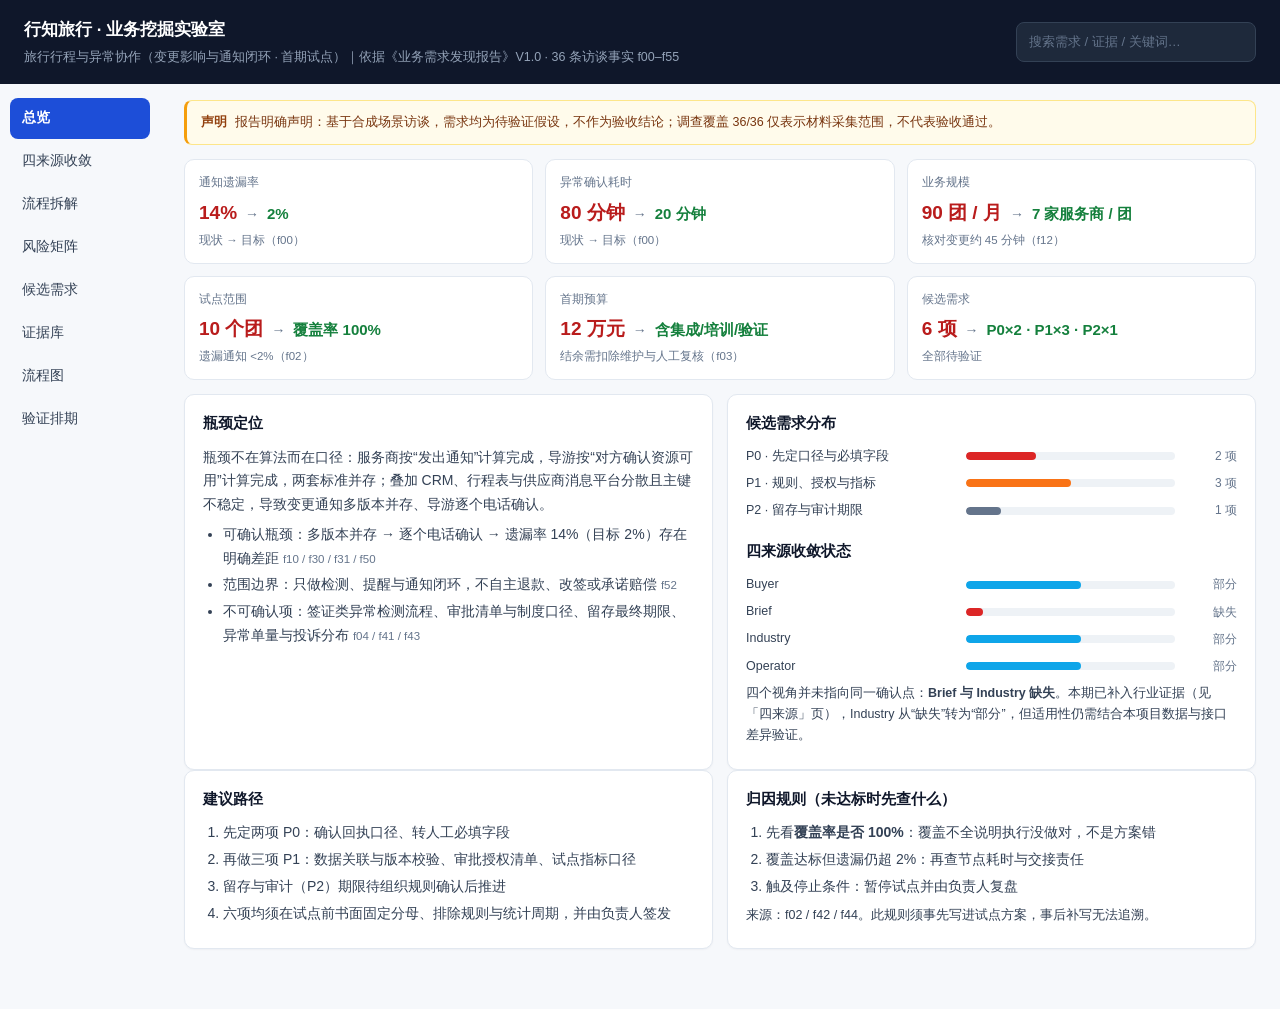
<file: xingzhi-travel/mining-lab/index.html>
<!DOCTYPE html>
<html lang="zh-CN">
<head>
<meta charset="utf-8" />
<meta name="viewport" content="width=device-width, initial-scale=1" />
<title>行知旅行 · 业务挖掘实验室</title>
<style>
  :root{
    --ink:#0f172a; --body:#334155; --muted:#64748b; --line:#e2e8f0; --bg:#f6f8fb;
    --accent:#1d4ed8; --card:#ffffff;
  }
  *{box-sizing:border-box}
  body{margin:0;background:var(--bg);color:var(--body);
    font-family:"Microsoft YaHei","PingFang SC","Hiragino Sans GB","Segoe UI",sans-serif;
    font-size:14px;line-height:1.7}
  header{background:#0f172a;color:#fff;padding:16px 24px;display:flex;align-items:center;gap:16px;flex-wrap:wrap}
  header .title{font-size:17px;font-weight:700;color:#fff}
  header .sub{font-size:12.5px;color:#94a3b8;margin-top:2px}
  header .sp{flex:1}
  #q{width:240px;padding:8px 12px;border:1px solid #334155;border-radius:8px;background:#1e293b;color:#e2e8f0;font:inherit;font-size:13px}
  #q::placeholder{color:#64748b}
  .layout{display:flex;align-items:flex-start;gap:0}
  nav{width:160px;flex:0 0 160px;position:sticky;top:0;padding:14px 10px}
  .nav-item{display:block;width:100%;text-align:left;border:0;background:transparent;color:var(--body);
    font:inherit;font-size:13.5px;padding:9px 12px;border-radius:8px;cursor:pointer;margin-bottom:2px}
  .nav-item:hover{background:#e8edf5}
  .nav-item.on{background:#1d4ed8;color:#fff;font-weight:600}
  main{flex:1;padding:16px 24px 60px;min-width:0}
  .card{background:var(--card);border:1px solid var(--line);border-radius:10px;padding:16px 18px;margin-bottom:14px;
    box-shadow:0 1px 2px rgba(15,23,42,.04)}
  .card h3{margin:0 0 10px;font-size:14.5px;color:var(--ink);font-weight:700}
  .card-head{display:flex;align-items:flex-start;gap:10px;margin-bottom:10px}
  .card-head h3{flex:1;margin:0}
  .banner{background:#fffbeb;border:1px solid #fde68a;border-left:3px solid #f59e0b;border-radius:8px;
    padding:11px 14px;margin-bottom:14px;font-size:12.5px;color:#78350f}
  .banner b{color:#92400e;margin-right:8px}
  .kpis{display:grid;grid-template-columns:repeat(3,1fr);gap:12px;margin-bottom:14px}
  .kpi{background:#fff;border:1px solid var(--line);border-radius:10px;padding:12px 14px}
  .kpi .k{font-size:12px;color:var(--muted)}
  .kpi .vrow{display:flex;align-items:baseline;gap:8px;margin:4px 0 2px}
  .kpi .now{font-size:19px;font-weight:700;color:#b91c1c}
  .kpi .arw{color:var(--muted)}
  .kpi .tgt{font-size:15px;font-weight:700;color:#15803d}
  .kpi .hint{font-size:11.5px;color:var(--muted)}
  .grid2{display:grid;grid-template-columns:1fr 1fr;gap:14px}
  .grid2>.card{margin-bottom:0}
  .p{margin:6px 0}
  .small{font-size:12.5px}
  .muted{color:var(--muted)}
  .ul,.ol{margin:6px 0;padding-left:20px}
  .ul li,.ol li{margin:3px 0}
  .src{font-size:11.5px;color:var(--muted)}
  .fail{color:#b91c1c}
  table.tbl{width:100%;border-collapse:collapse;font-size:12.5px}
  table.tbl th,table.tbl td{border:1px solid var(--line);padding:7px 9px;text-align:left;vertical-align:top}
  table.tbl th{background:#f1f5f9;color:var(--ink);font-weight:700}
  table.kv td,table.kv th{border-color:#eef2f6}
  .mono{font-family:ui-monospace,Consolas,Menlo,monospace}
  .tag{display:inline-block;font-size:11.5px;padding:1px 8px;border-radius:999px;border:1px solid transparent;white-space:nowrap}
  .tag.bad{background:#fee2e2;color:#b91c1c;border-color:#fecaca}
  .tag.warn{background:#ffedd5;color:#c2410c;border-color:#fed7aa}
  .tag.grey{background:#f1f5f9;color:#475569;border-color:#e2e8f0}
  .tag.go{background:#dcfce7;color:#15803d;border-color:#bbf7d0}
  .tag.hold{background:#fef9c3;color:#a16207;border-color:#fef08a}
  .tag.no{background:#fee2e2;color:#b91c1c;border-color:#fecaca}
  .tag.t-exec{background:#f1f5f9;color:#475569;border-color:#e2e8f0}
  .tag.t-decision{background:#ffedd5;color:#c2410c;border-color:#fed7aa}
  .tag.t-wait{background:#e0f2fe;color:#0369a1;border-color:#bae6fd}
  .tag.t-manual{background:#fee2e2;color:#b91c1c;border-color:#fecaca}
  .tag.t-engine{background:#dbeafe;color:#1d4ed8;border-color:#bfdbfe}
  .tag.t-intake{background:#ede9fe;color:#6d28d9;border-color:#ddd6fe}
  .tagline{display:flex;gap:8px;flex-wrap:wrap;align-items:center;margin:8px 0}
  .chip{display:inline-block;font:inherit;font-size:11.5px;padding:2px 9px;border-radius:999px;
    border:1px solid var(--line);background:#fff;color:var(--body);cursor:pointer;margin:2px 4px 2px 0}
  .chip:hover{background:#f1f5f9}
  .chip.on{background:#1d4ed8;color:#fff;border-color:#1d4ed8}
  .chip.ref{font-family:ui-monospace,Consolas,monospace;border-color:#bfdbfe;color:#1d4ed8;background:#eff6ff}
  .btn{display:inline-block;font:inherit;font-size:12.5px;padding:6px 12px;border:1px solid var(--line);
    border-radius:8px;background:#fff;color:var(--body);cursor:pointer;text-decoration:none}
  .btn:hover{background:#f1f5f9}
  .bars{margin-top:6px}
  .bar-row{display:flex;align-items:center;gap:10px;margin:6px 0}
  .bar-name{width:210px;font-size:12.5px;color:var(--body)}
  .bar-track{flex:1;height:8px;background:#eef2f6;border-radius:999px;overflow:hidden}
  .bar-fill{height:100%;border-radius:999px}
  .bar-val{width:52px;text-align:right;font-size:12px;color:var(--muted)}
  .meta-row{display:flex;gap:10px;font-size:12.5px;margin:5px 0}
  .meta-row>span:first-child{width:88px;flex:0 0 88px;color:var(--muted)}
  .gaps{margin-top:10px;padding-top:8px;border-top:1px dashed var(--line);font-size:12.5px}
  .ev-grid{display:grid;grid-template-columns:repeat(3,1fr);gap:12px}
  .ev{background:#fff;border:1px solid var(--line);border-radius:10px;padding:11px 13px}
  .ev.hl{border-color:#1d4ed8;box-shadow:0 0 0 3px rgba(29,78,216,.12)}
  .ev-top{display:flex;justify-content:space-between;align-items:center;margin-bottom:6px}
  .ev-text{font-size:12.5px;color:var(--body)}
  .ev-role{font-size:11.5px;color:var(--muted);margin-top:6px}
  .group{font-size:13.5px;color:var(--ink);margin:16px 0 8px;font-weight:700}
  table.matrix label{display:flex;align-items:center;gap:6px;font-size:11.5px;margin:2px 0}
  table.matrix input[type=range]{width:78px}
  table.matrix output{width:10px;color:var(--muted)}
  .score-wrap{display:flex;align-items:center;gap:6px}
  .score-bar{flex:1;height:8px;background:#eef2f6;border-radius:999px;overflow:hidden}
  .score-fill{height:100%}
  .score-fill.go{background:#22c55e}.score-fill.hold{background:#eab308}.score-fill.no{background:#ef4444}
  iframe{width:100%;height:640px;border:1px solid var(--line);border-radius:8px;background:#fff}
  @media (max-width:1180px){.kpis{grid-template-columns:repeat(2,1fr)}.grid2{grid-template-columns:1fr}.ev-grid{grid-template-columns:repeat(2,1fr)}}
  @media print{nav{display:none}body{background:#fff}}
</style>
</head>
<body>
<header>
  <div>
    <div class="title">行知旅行 · 业务挖掘实验室</div>
    <div class="sub">旅行行程与异常协作（变更影响与通知闭环 · 首期试点）｜依据《业务需求发现报告》V1.0 · 36 条访谈事实 f00–f55</div>
  </div>
  <span class="sp"></span>
  <input id="q" type="search" placeholder="搜索需求 / 证据 / 关键词…" />
</header>

<div class="layout">
  <nav id="nav"></nav>
  <main id="app"></main>
</div>

<script src="lab-data.js"></script>
<script src="../flowcharts/as-is-flow.data.js"></script>
<script src="../flowcharts/to-be-flow.data.js"></script>
<script src="lab-app.js"></script>
</body>
</html>
</file>
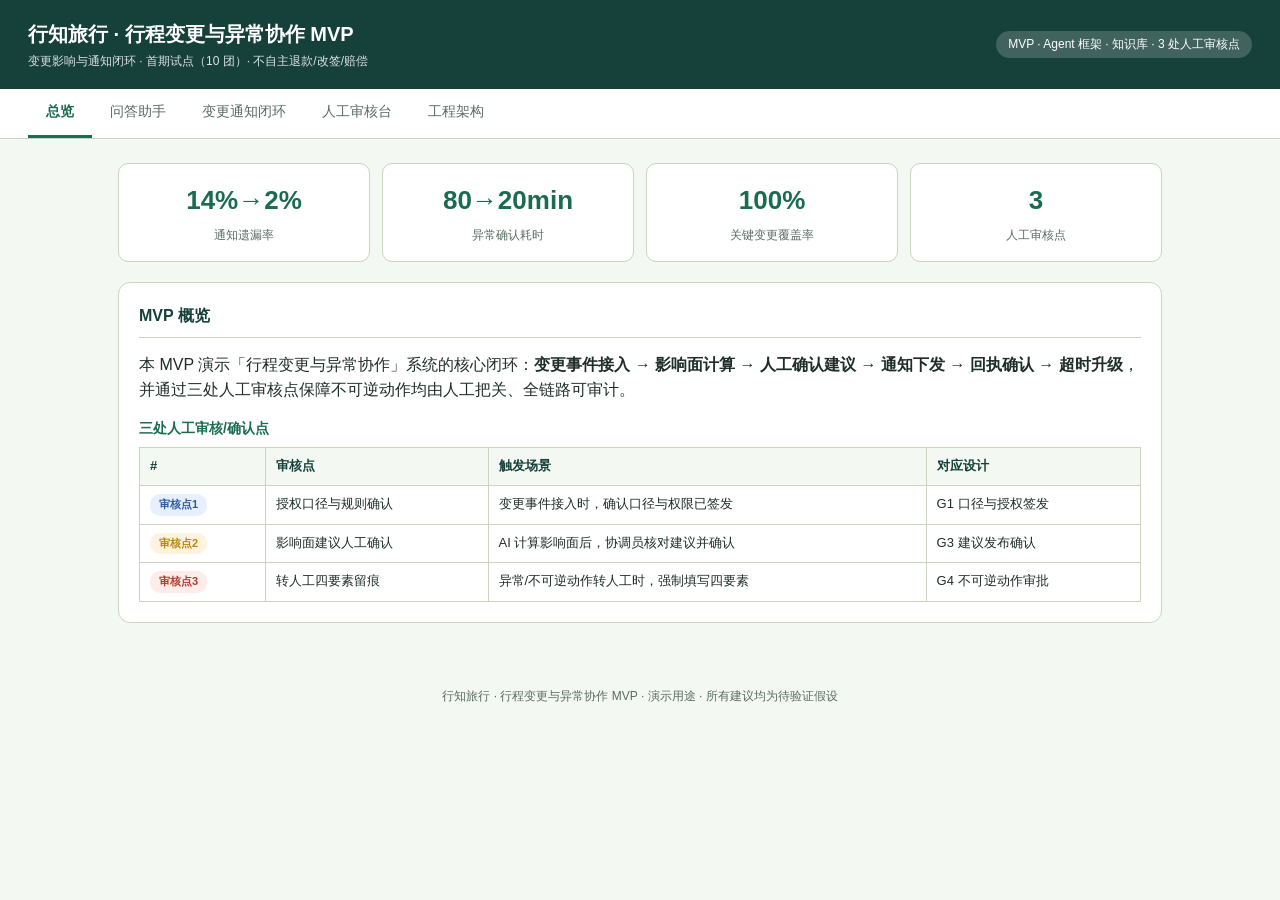
<file: 资料/11-MVP系统/index.html>
<!DOCTYPE html>
<html lang="zh-CN">
<head>
<meta charset="UTF-8">
<meta name="viewport" content="width=device-width, initial-scale=1.0">
<title>行知旅行 · 行程变更与异常协作 MVP</title>
<style>
:root{
  --primary:#1a6b52; --primary-dark:#16403a; --bg:#f4f8f3;
  --card:#fff; --text:#1f2d27; --muted:#5a6b63; --border:#cbd4bf;
  --warn:#b8860b; --danger:#b03a2e; --ok:#1a6b52;
}
*{box-sizing:border-box;margin:0;padding:0}
body{font-family:"Microsoft YaHei","PingFang SC",sans-serif;background:var(--bg);color:var(--text);line-height:1.6}
header{background:var(--primary-dark);color:#fff;padding:18px 28px;display:flex;justify-content:space-between;align-items:center;flex-wrap:wrap;gap:12px}
header h1{font-size:20px;font-weight:700}
header .sub{font-size:12px;opacity:.85;margin-top:2px}
.badge{background:rgba(255,255,255,.18);padding:4px 12px;border-radius:14px;font-size:12px}
nav{background:var(--card);border-bottom:1px solid var(--border);display:flex;flex-wrap:wrap;padding:0 28px}
nav button{border:none;background:none;padding:14px 18px;font-size:14px;cursor:pointer;color:var(--muted);border-bottom:3px solid transparent;font-family:inherit}
nav button.active{color:var(--primary);border-bottom-color:var(--primary);font-weight:700}
main{padding:24px 28px;max-width:1100px;margin:0 auto}
.panel{background:var(--card);border:1px solid var(--border);border-radius:12px;padding:20px;margin-bottom:20px}
.panel h2{font-size:16px;color:var(--primary-dark);margin-bottom:14px;padding-bottom:8px;border-bottom:1px solid var(--border)}
.panel h3{font-size:14px;color:var(--primary);margin:14px 0 8px}
.tab-content{display:none}
.tab-content.active{display:block}
.grid{display:grid;gap:14px}
.grid-2{grid-template-columns:repeat(auto-fit,minmax(320px,1fr))}
.kpi{display:grid;grid-template-columns:repeat(auto-fit,minmax(150px,1fr));gap:12px;margin-bottom:20px}
.kpi .box{background:var(--card);border:1px solid var(--border);border-radius:10px;padding:16px;text-align:center}
.kpi .num{font-size:26px;font-weight:800;color:var(--primary)}
.kpi .lbl{font-size:12px;color:var(--muted);margin-top:4px}
input,select,textarea{width:100%;padding:9px 12px;border:1px solid var(--border);border-radius:8px;font-size:14px;font-family:inherit;margin-bottom:10px}
input:focus,select:focus,textarea:focus{outline:none;border-color:var(--primary)}
button.btn{background:var(--primary);color:#fff;border:none;padding:10px 20px;border-radius:8px;font-size:14px;cursor:pointer;font-family:inherit}
button.btn:hover{background:var(--primary-dark)}
button.btn.secondary{background:#fff;color:var(--primary);border:1px solid var(--primary)}
button.btn.danger{background:var(--danger)}
button.btn:disabled{opacity:.5;cursor:not-allowed}
table{width:100%;border-collapse:collapse;font-size:13px}
th,td{border:1px solid var(--border);padding:8px 10px;text-align:left;vertical-align:top}
th{background:var(--bg);font-weight:700;color:var(--primary-dark)}
.tag{display:inline-block;padding:2px 9px;border-radius:10px;font-size:11px;font-weight:700}
.tag.g1{background:#e8f0ff;color:#2c5aa0}
.tag.g3{background:#fff3e0;color:#b8860b}
.tag.g4{background:#fdecea;color:#b03a2e}
.tag.ok{background:#e6f4ea;color:var(--ok)}
.tag.warn{background:#fff8e1;color:var(--warn)}
.chat-box{height:320px;overflow-y:auto;border:1px solid var(--border);border-radius:8px;padding:12px;margin-bottom:10px;background:#fbfdfb}
.msg{margin-bottom:10px;max-width:85%}
.msg.user{margin-left:auto;text-align:right}
.msg .bubble{display:inline-block;padding:9px 14px;border-radius:12px;font-size:14px;text-align:left}
.msg.user .bubble{background:var(--primary);color:#fff}
.msg.ai .bubble{background:#eef3ee;color:var(--text)}
.msg .src{font-size:11px;color:var(--muted);margin-top:2px}
.audit-step{background:var(--bg);border-left:4px solid var(--primary);padding:12px 14px;border-radius:6px;margin-bottom:12px}
.audit-step h4{font-size:13px;color:var(--primary-dark);margin-bottom:6px}
.hint{font-size:12px;color:var(--muted);font-style:italic}
.arch-layer{border:1px solid var(--border);border-radius:8px;padding:12px;margin-bottom:8px;background:#fbfdfb}
.arch-layer b{color:var(--primary-dark)}
footer{text-align:center;padding:20px;color:var(--muted);font-size:12px}
</style>
</head>
<body>
<header>
  <div>
    <h1>行知旅行 · 行程变更与异常协作 MVP</h1>
    <div class="sub">变更影响与通知闭环 · 首期试点（10 团）· 不自主退款/改签/赔偿</div>
  </div>
  <span class="badge">MVP · Agent 框架 · 知识库 · 3 处人工审核点</span>
</header>

<nav>
  <button class="active" data-tab="overview">总览</button>
  <button data-tab="qa">问答助手</button>
  <button data-tab="notify">变更通知闭环</button>
  <button data-tab="audit">人工审核台</button>
  <button data-tab="arch">工程架构</button>
</nav>

<main>
  <!-- 总览 -->
  <div class="tab-content active" id="overview">
    <div class="kpi">
      <div class="box"><div class="num">14%→2%</div><div class="lbl">通知遗漏率</div></div>
      <div class="box"><div class="num">80→20min</div><div class="lbl">异常确认耗时</div></div>
      <div class="box"><div class="num">100%</div><div class="lbl">关键变更覆盖率</div></div>
      <div class="box"><div class="num">3</div><div class="lbl">人工审核点</div></div>
    </div>
    <div class="panel">
      <h2>MVP 概览</h2>
      <p>本 MVP 演示「行程变更与异常协作」系统的核心闭环：<b>变更事件接入 → 影响面计算 → 人工确认建议 → 通知下发 → 回执确认 → 超时升级</b>，并通过三处人工审核点保障不可逆动作均由人工把关、全链路可审计。</p>
      <h3>三处人工审核/确认点</h3>
      <table>
        <tr><th>#</th><th>审核点</th><th>触发场景</th><th>对应设计</th></tr>
        <tr><td><span class="tag g1">审核点1</span></td><td>授权口径与规则确认</td><td>变更事件接入时，确认口径与权限已签发</td><td>G1 口径与授权签发</td></tr>
        <tr><td><span class="tag g3">审核点2</span></td><td>影响面建议人工确认</td><td>AI 计算影响面后，协调员核对建议并确认</td><td>G3 建议发布确认</td></tr>
        <tr><td><span class="tag g4">审核点3</span></td><td>转人工四要素留痕</td><td>异常/不可逆动作转人工时，强制填写四要素</td><td>G4 不可逆动作审批</td></tr>
      </table>
    </div>
  </div>

  <!-- 问答助手 -->
  <div class="tab-content" id="qa">
    <div class="panel">
      <h2>问答助手（基于知识库检索）</h2>
      <p class="hint">知识库内置 36 条访谈证据（f00–f55）+ 常见问题，可询问行程变更、通知遗漏、审核门、权限等问题。</p>
      <div class="chat-box" id="chatBox"></div>
      <div style="display:flex;gap:8px">
        <input id="qaInput" placeholder="例如：通知遗漏率的目标是多少？" onkeydown="if(event.key==='Enter')ask()">
        <button class="btn" onclick="ask()">提问</button>
      </div>
    </div>
    <div class="panel">
      <h3>常见问题快捷提问</h3>
      <div style="display:flex;flex-wrap:wrap;gap:8px">
        <button class="btn secondary" onclick="quickAsk('通知遗漏率的目标是多少')">遗漏率目标</button>
        <button class="btn secondary" onclick="quickAsk('异常确认耗时的目标是多少')">耗时目标</button>
        <button class="btn secondary" onclick="quickAsk('有哪五道审核门')">五道审核门</button>
        <button class="btn secondary" onclick="quickAsk('转人工需要填写哪些要素')">转人工四要素</button>
        <button class="btn secondary" onclick="quickAsk('系统能不能自动退款')">能否自动退款</button>
      </div>
    </div>
  </div>

  <!-- 变更通知闭环 -->
  <div class="tab-content" id="notify">
    <div class="panel">
      <h2>变更事件登记与通知闭环</h2>
      <div class="grid grid-2">
        <div>
          <h3>1. 登记变更事件</h3>
          <select id="evtType"><option>航班延误</option><option>酒店变更</option><option>车队调整</option><option>天气影响</option></select>
          <input id="evtTour" placeholder="团号（如 T2026-001）">
          <input id="evtDesc" placeholder="事件描述（如：航班延误导致首晚酒店保留失效）">
          <button class="btn" onclick="registerEvent()">登记事件 → 计算影响面</button>
        </div>
        <div>
          <h3>2. 影响面与通知（需人工确认）</h3>
          <div id="impactResult" class="hint">登记事件后，系统将计算受影响对象并等待人工确认。</div>
        </div>
      </div>
    </div>
    <div class="panel">
      <h2>通知任务队列</h2>
      <table id="notifyTable">
        <tr><th>事件</th><th>团号</th><th>状态</th><th>回执</th><th>操作</th></tr>
        <tr><td colspan="5" class="hint">暂无通知任务</td></tr>
      </table>
    </div>
  </div>

  <!-- 人工审核台 -->
  <div class="tab-content" id="audit">
    <div class="panel">
      <h2>人工审核台</h2>
      <p class="hint">不可逆动作与异常场景必须转人工，强制填写「转人工四要素」，确保责任可追溯。</p>
      <div class="audit-step">
        <h4>审核点1 · 授权口径确认（G1）</h4>
        <p>系统接入变更事件前，确认运营经理已签发授权口径（谁能看、谁能拍板、哪些异常必须转人工）。</p>
        <button class="btn secondary" onclick="confirmG1()" id="g1Btn">确认授权口径已签发</button>
        <span class="hint" id="g1Status">未确认</span>
      </div>
      <div class="audit-step">
        <h4>审核点2 · 影响面建议确认（G3）</h4>
        <p>AI 生成的影响面建议，须由协调员核对原记录后确认方可下发通知。</p>
      </div>
      <div class="audit-step">
        <h4>审核点3 · 转人工四要素留痕（G4）</h4>
        <p>不可逆动作（退款/改签/赔偿）一律转人工，必填四项：</p>
        <div class="grid grid-2">
          <input id="auReason" placeholder="① 触发原因">
          <input id="auOwner" placeholder="② 接手人">
          <input id="auTime" placeholder="③ 确认时间">
          <input id="auVer" placeholder="④ 业务编号 + 资料版本">
        </div>
        <button class="btn danger" onclick="submitManual()">提交转人工记录</button>
        <div id="manualLog" class="hint" style="margin-top:10px"></div>
      </div>
    </div>
  </div>

  <!-- 工程架构 -->
  <div class="tab-content" id="arch">
    <div class="panel">
      <h2>工程架构</h2>
      <div class="arch-layer"><b>接入层</b> · 事件源对接（航班/酒店/车队/天气）+ 人工登记双通道 · 按业务编号去重</div>
      <div class="arch-layer"><b>数据协同层</b> · 三系统只读接入 · 主键关联（团号+订单号+版本号）· 每小时更新</div>
      <div class="arch-layer"><b>规则与计算层</b> · 变更识别 · 影响面计算 · 建议生成（附原记录，不覆盖）</div>
      <div class="arch-layer"><b>审核与留痕层</b> · 五级审核门 G1–G5 · 转人工四要素 · 90 天留存</div>
      <div class="arch-layer"><b>触达层</b> · 多渠道通知 · 回执采集（已读/资源可用）· 超时两级升级</div>
      <div class="arch-layer"><b>治理层</b> · 权限矩阵 · 规则版本管理 · 周度复盘</div>
    </div>
    <div class="panel">
      <h2>Agent 框架（问答助手）</h2>
      <table>
        <tr><th>环节</th><th>实现</th></tr>
        <tr><td>意图识别</td><td>关键词匹配 → 分类（指标/流程/权限/审核门）</td></tr>
        <tr><td>知识检索</td><td>在 36 条证据 + FAQ 中检索相关条目</td></tr>
        <tr><td>答案生成</td><td>引用原文 + 证据编号（f00–f55）</td></tr>
        <tr><td>人工兜底</td><td>低置信问题提示转人工，不臆造答案</td></tr>
      </table>
    </div>
    <div class="panel">
      <h2>知识库</h2>
      <p class="hint">内置 36 条访谈证据（六角色各 6 条）+ 常见问题库，可扩展接入企业知识库。</p>
    </div>
  </div>
</main>
<footer>行知旅行 · 行程变更与异常协作 MVP · 演示用途 · 所有建议均为待验证假设</footer>

<script src="kb.js"></script>
<script src="app.js"></script>
</body>
</html>
</file>
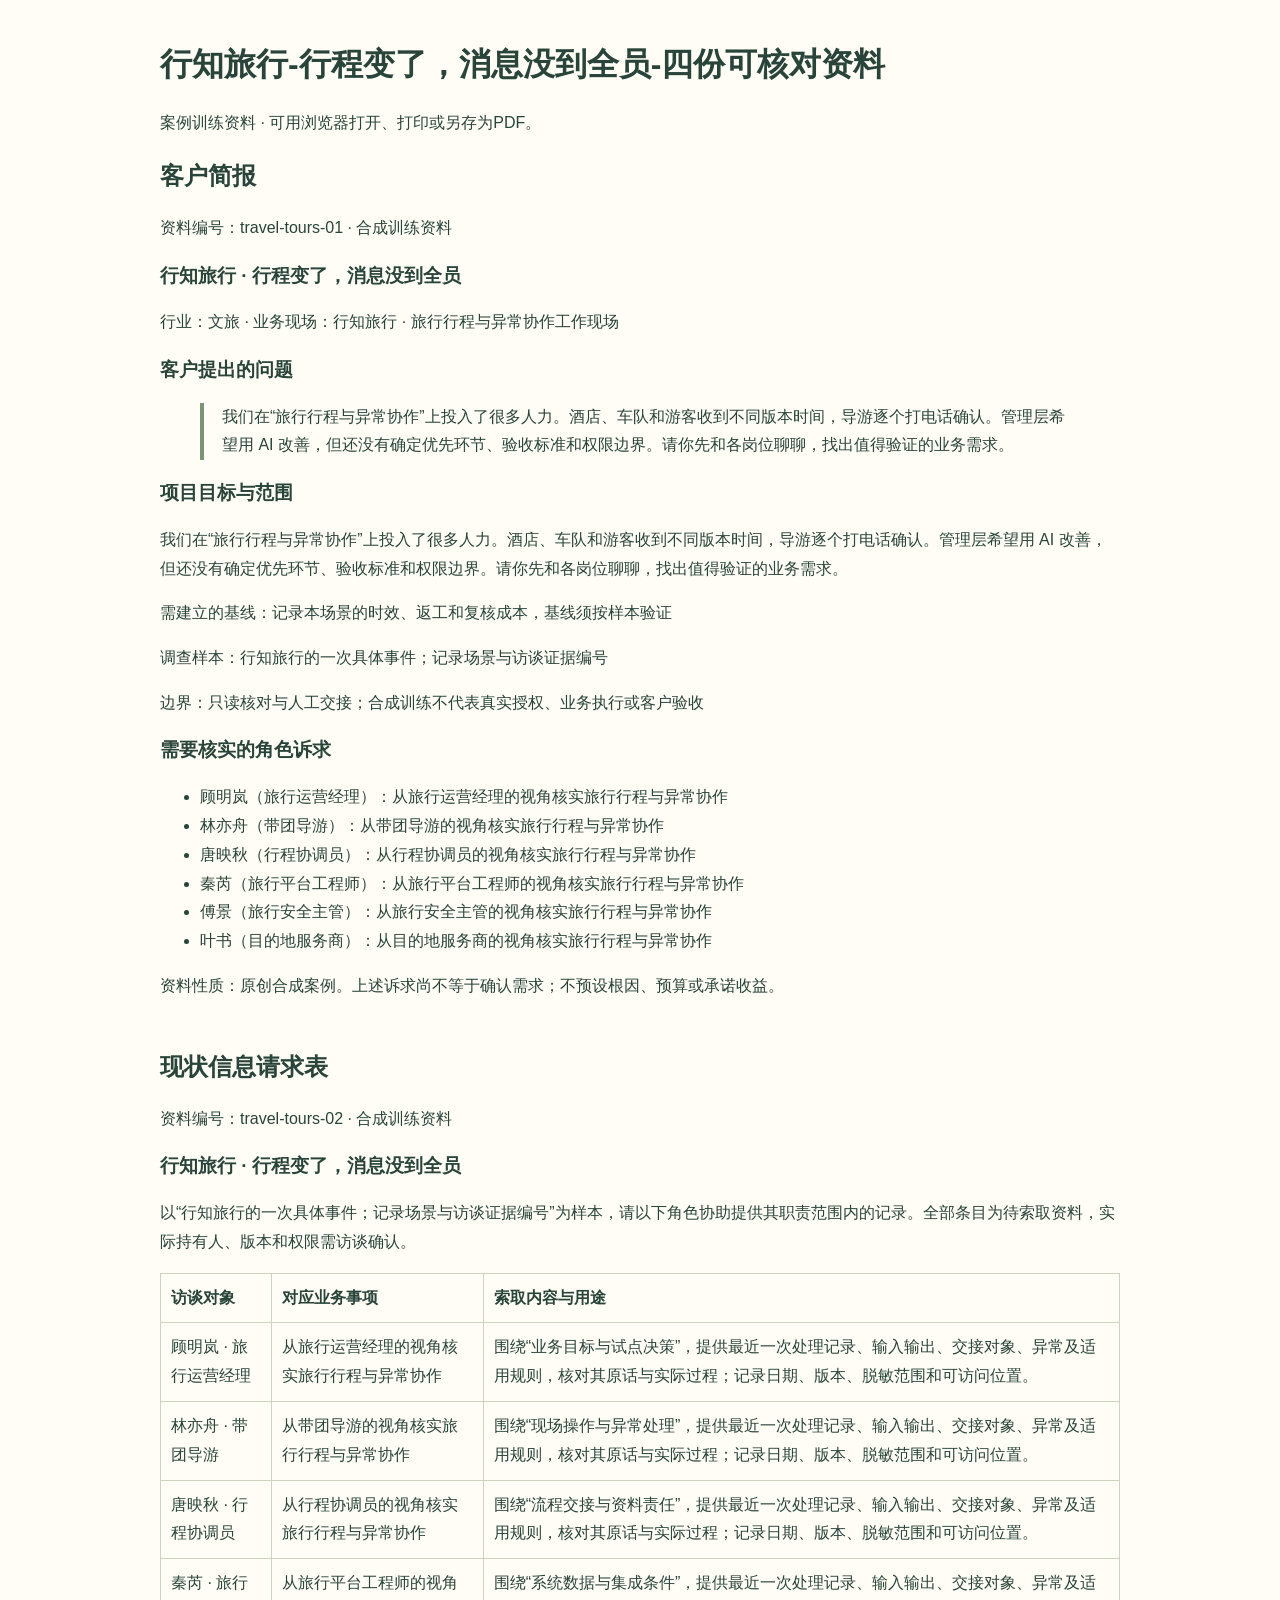
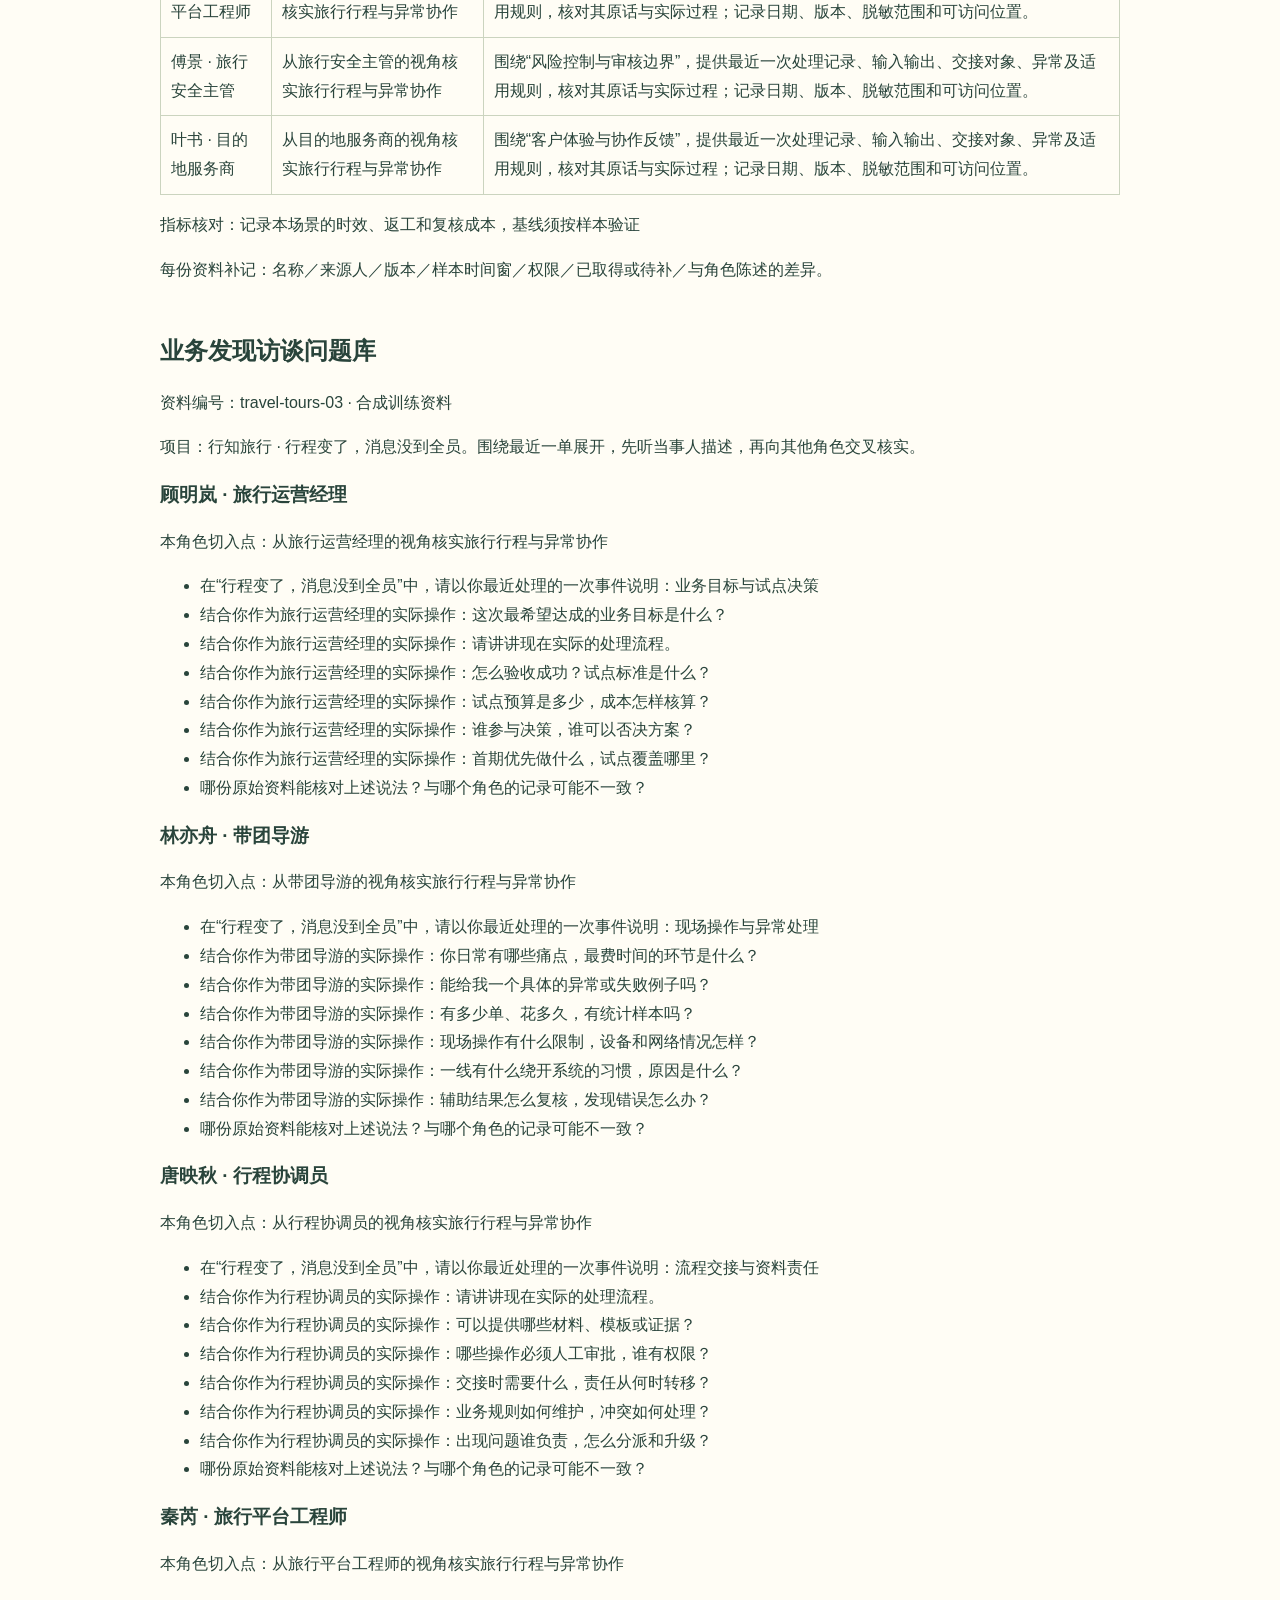
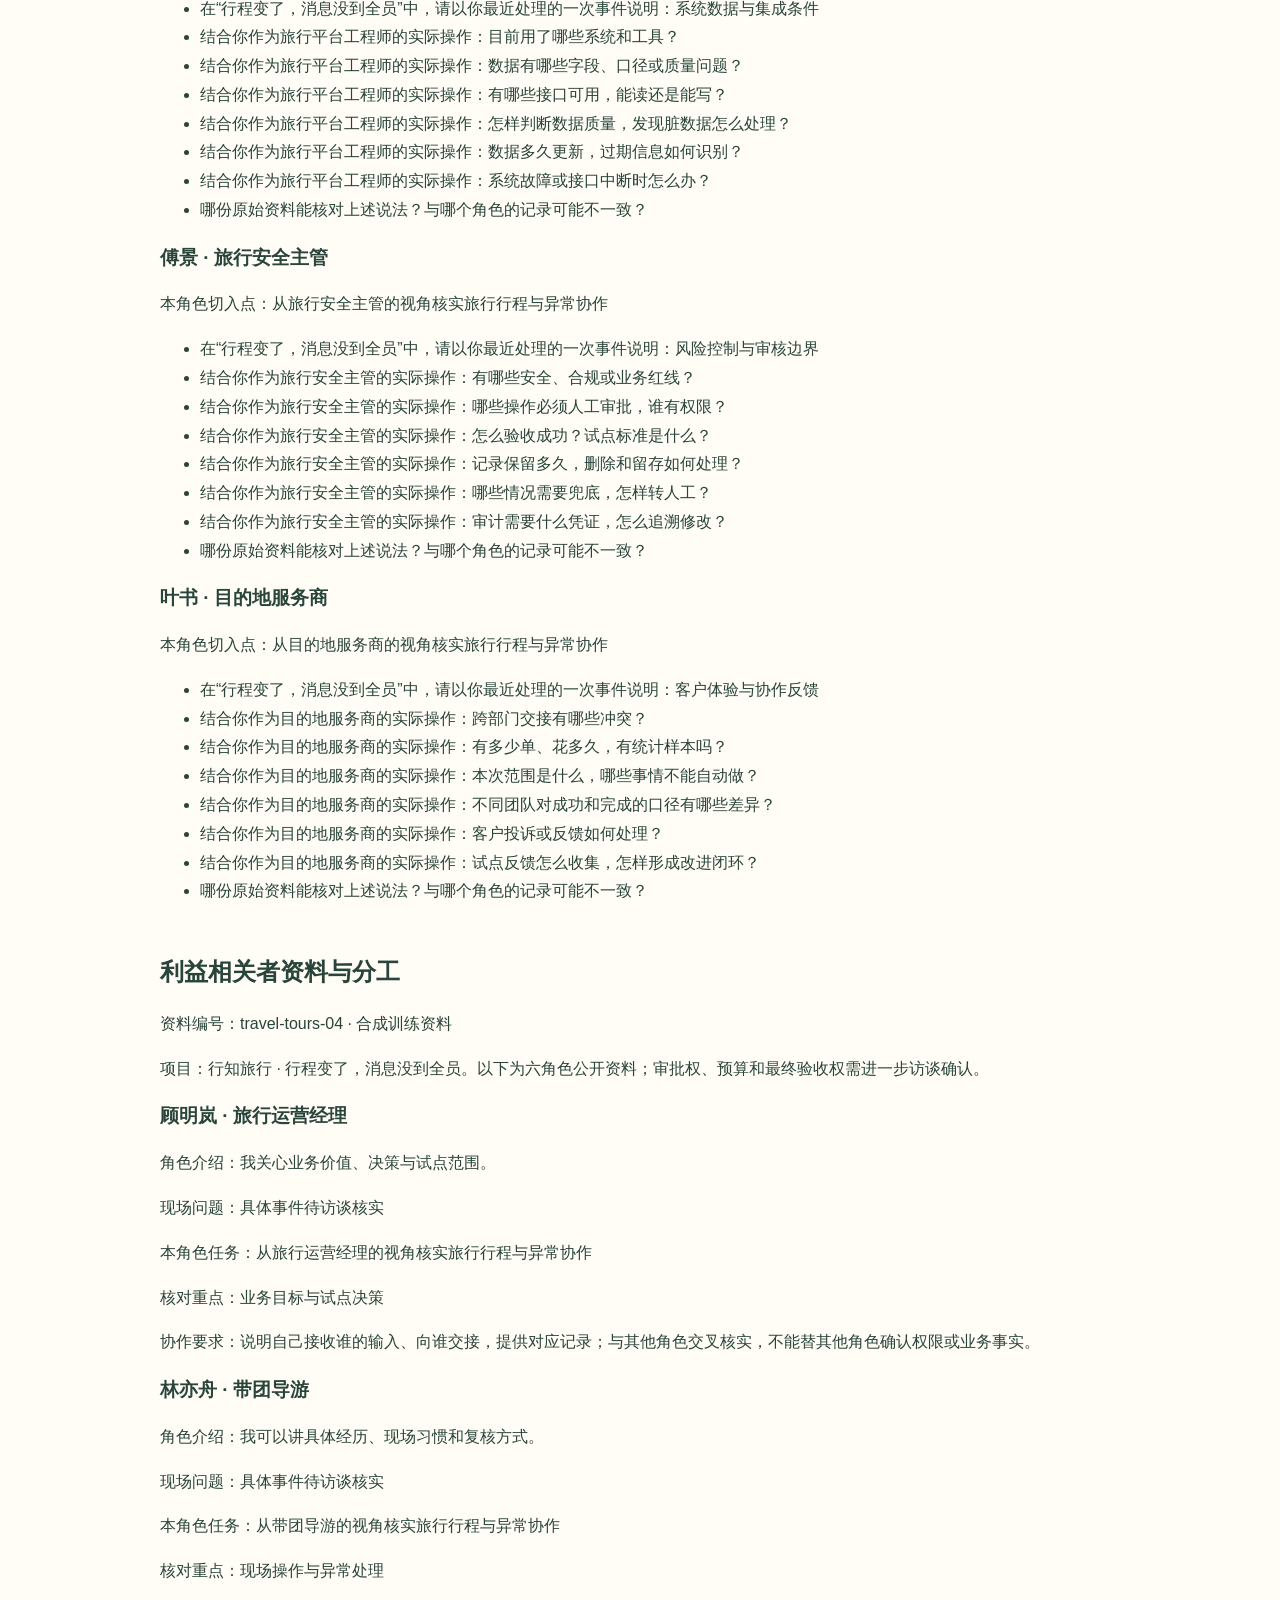
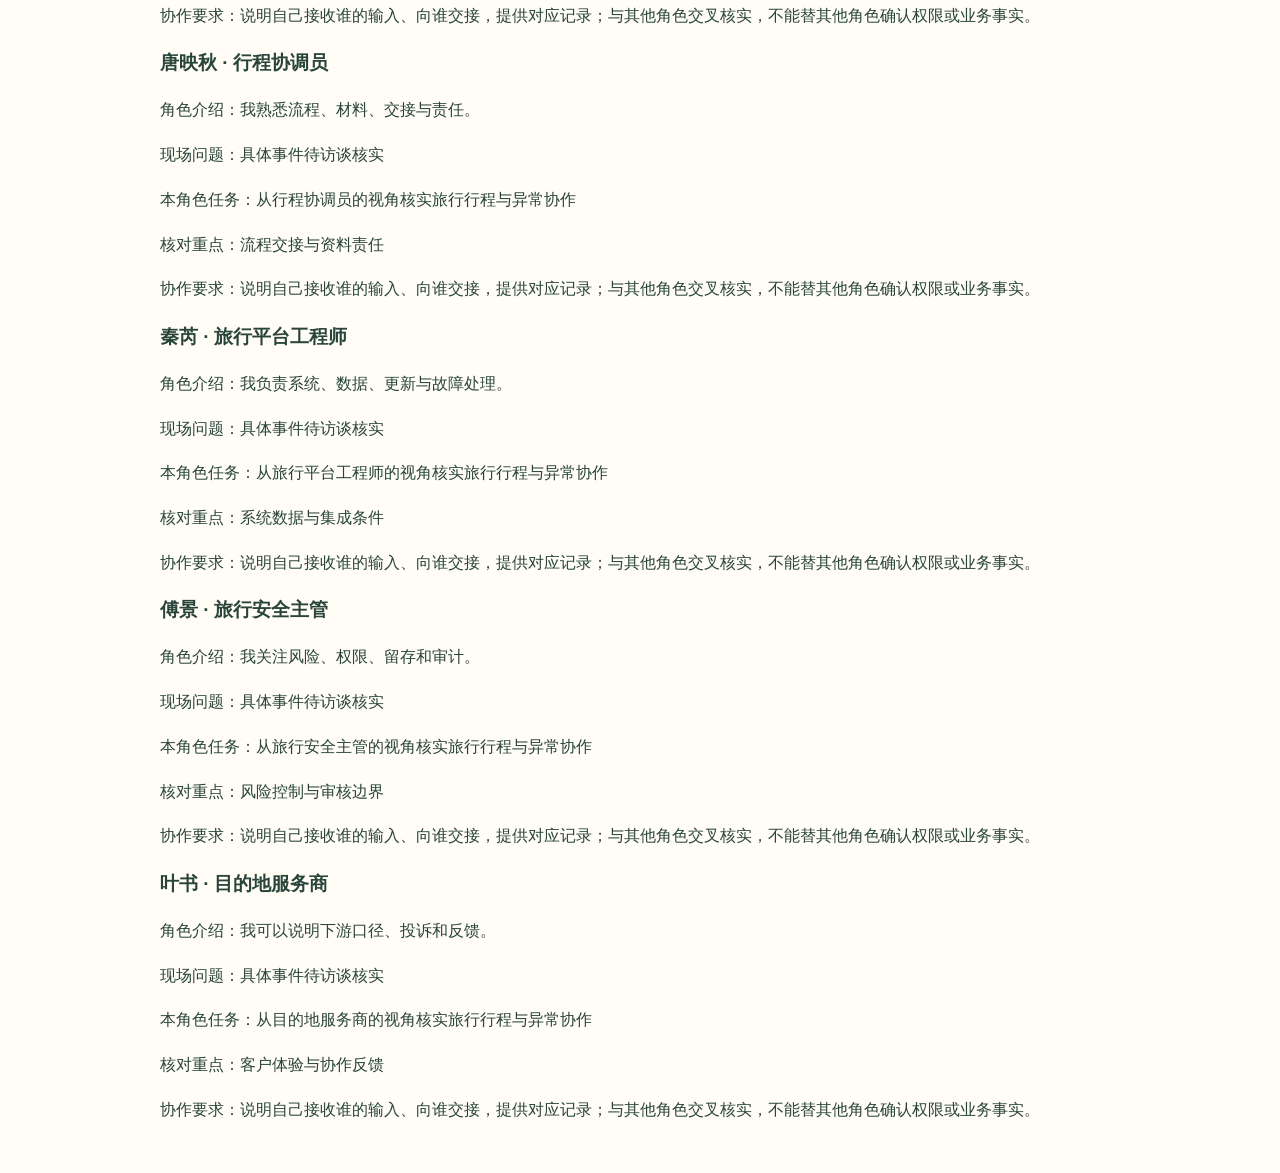
<file: 行知旅行-行程变了，消息没到全员-四份可核对资料.html>
<!doctype html><html lang="zh-CN"><head><meta charset="utf-8"><title>行知旅行-行程变了，消息没到全员-四份可核对资料</title><style>body{max-width:960px;margin:40px auto;padding:0 24px;font:16px/1.8 "Microsoft YaHei",sans-serif;color:#29443b;background:#fffdf5}h1,h2,h3{line-height:1.5}table{border-collapse:collapse;width:100%}td,th{border:1px solid #cbd4bf;padding:10px;text-align:left}section{margin-bottom:48px}blockquote{border-left:4px solid #7a9474;padding-left:18px}a{color:#2d654f}@media print{body{background:white;margin:0;max-width:none}section+section{break-before:page}}</style></head><body><h1>行知旅行-行程变了，消息没到全员-四份可核对资料</h1><p>案例训练资料 · 可用浏览器打开、打印或另存为PDF。</p><section><h2>客户简报</h2><p class="hint">资料编号：travel-tours-01 · 合成训练资料</p><h3>行知旅行 · 行程变了，消息没到全员</h3><p>行业：文旅 · 业务现场：行知旅行 · 旅行行程与异常协作工作现场</p><h3>客户提出的问题</h3><blockquote>我们在“旅行行程与异常协作”上投入了很多人力。酒店、车队和游客收到不同版本时间，导游逐个打电话确认。管理层希望用 AI 改善，但还没有确定优先环节、验收标准和权限边界。请你先和各岗位聊聊，找出值得验证的业务需求。</blockquote><h3>项目目标与范围</h3><p>我们在“旅行行程与异常协作”上投入了很多人力。酒店、车队和游客收到不同版本时间，导游逐个打电话确认。管理层希望用 AI 改善，但还没有确定优先环节、验收标准和权限边界。请你先和各岗位聊聊，找出值得验证的业务需求。</p><p>需建立的基线：记录本场景的时效、返工和复核成本，基线须按样本验证</p><p>调查样本：行知旅行的一次具体事件；记录场景与访谈证据编号</p><p>边界：只读核对与人工交接；合成训练不代表真实授权、业务执行或客户验收</p><h3>需要核实的角色诉求</h3><ul><li>顾明岚（旅行运营经理）：从旅行运营经理的视角核实旅行行程与异常协作</li><li>林亦舟（带团导游）：从带团导游的视角核实旅行行程与异常协作</li><li>唐映秋（行程协调员）：从行程协调员的视角核实旅行行程与异常协作</li><li>秦芮（旅行平台工程师）：从旅行平台工程师的视角核实旅行行程与异常协作</li><li>傅景（旅行安全主管）：从旅行安全主管的视角核实旅行行程与异常协作</li><li>叶书（目的地服务商）：从目的地服务商的视角核实旅行行程与异常协作</li></ul><p>资料性质：原创合成案例。上述诉求尚不等于确认需求；不预设根因、预算或承诺收益。</p></section><section><h2>现状信息请求表</h2><p class="hint">资料编号：travel-tours-02 · 合成训练资料</p><h3>行知旅行 · 行程变了，消息没到全员</h3><p>以“行知旅行的一次具体事件；记录场景与访谈证据编号”为样本，请以下角色协助提供其职责范围内的记录。全部条目为待索取资料，实际持有人、版本和权限需访谈确认。</p><table><thead><tr><th>访谈对象</th><th>对应业务事项</th><th>索取内容与用途</th></tr></thead><tbody><tr><td>顾明岚 · 旅行运营经理</td><td>从旅行运营经理的视角核实旅行行程与异常协作</td><td>围绕“业务目标与试点决策”，提供最近一次处理记录、输入输出、交接对象、异常及适用规则，核对其原话与实际过程；记录日期、版本、脱敏范围和可访问位置。</td></tr><tr><td>林亦舟 · 带团导游</td><td>从带团导游的视角核实旅行行程与异常协作</td><td>围绕“现场操作与异常处理”，提供最近一次处理记录、输入输出、交接对象、异常及适用规则，核对其原话与实际过程；记录日期、版本、脱敏范围和可访问位置。</td></tr><tr><td>唐映秋 · 行程协调员</td><td>从行程协调员的视角核实旅行行程与异常协作</td><td>围绕“流程交接与资料责任”，提供最近一次处理记录、输入输出、交接对象、异常及适用规则，核对其原话与实际过程；记录日期、版本、脱敏范围和可访问位置。</td></tr><tr><td>秦芮 · 旅行平台工程师</td><td>从旅行平台工程师的视角核实旅行行程与异常协作</td><td>围绕“系统数据与集成条件”，提供最近一次处理记录、输入输出、交接对象、异常及适用规则，核对其原话与实际过程；记录日期、版本、脱敏范围和可访问位置。</td></tr><tr><td>傅景 · 旅行安全主管</td><td>从旅行安全主管的视角核实旅行行程与异常协作</td><td>围绕“风险控制与审核边界”，提供最近一次处理记录、输入输出、交接对象、异常及适用规则，核对其原话与实际过程；记录日期、版本、脱敏范围和可访问位置。</td></tr><tr><td>叶书 · 目的地服务商</td><td>从目的地服务商的视角核实旅行行程与异常协作</td><td>围绕“客户体验与协作反馈”，提供最近一次处理记录、输入输出、交接对象、异常及适用规则，核对其原话与实际过程；记录日期、版本、脱敏范围和可访问位置。</td></tr></tbody></table><p>指标核对：记录本场景的时效、返工和复核成本，基线须按样本验证</p><p>每份资料补记：名称／来源人／版本／样本时间窗／权限／已取得或待补／与角色陈述的差异。</p></section><section><h2>业务发现访谈问题库</h2><p class="hint">资料编号：travel-tours-03 · 合成训练资料</p><p>项目：行知旅行 · 行程变了，消息没到全员。围绕最近一单展开，先听当事人描述，再向其他角色交叉核实。</p><h3>顾明岚 · 旅行运营经理</h3><p>本角色切入点：从旅行运营经理的视角核实旅行行程与异常协作</p><ul><li>在“行程变了，消息没到全员”中，请以你最近处理的一次事件说明：业务目标与试点决策</li><li>结合你作为旅行运营经理的实际操作：这次最希望达成的业务目标是什么？</li><li>结合你作为旅行运营经理的实际操作：请讲讲现在实际的处理流程。</li><li>结合你作为旅行运营经理的实际操作：怎么验收成功？试点标准是什么？</li><li>结合你作为旅行运营经理的实际操作：试点预算是多少，成本怎样核算？</li><li>结合你作为旅行运营经理的实际操作：谁参与决策，谁可以否决方案？</li><li>结合你作为旅行运营经理的实际操作：首期优先做什么，试点覆盖哪里？</li><li>哪份原始资料能核对上述说法？与哪个角色的记录可能不一致？</li></ul><h3>林亦舟 · 带团导游</h3><p>本角色切入点：从带团导游的视角核实旅行行程与异常协作</p><ul><li>在“行程变了，消息没到全员”中，请以你最近处理的一次事件说明：现场操作与异常处理</li><li>结合你作为带团导游的实际操作：你日常有哪些痛点，最费时间的环节是什么？</li><li>结合你作为带团导游的实际操作：能给我一个具体的异常或失败例子吗？</li><li>结合你作为带团导游的实际操作：有多少单、花多久，有统计样本吗？</li><li>结合你作为带团导游的实际操作：现场操作有什么限制，设备和网络情况怎样？</li><li>结合你作为带团导游的实际操作：一线有什么绕开系统的习惯，原因是什么？</li><li>结合你作为带团导游的实际操作：辅助结果怎么复核，发现错误怎么办？</li><li>哪份原始资料能核对上述说法？与哪个角色的记录可能不一致？</li></ul><h3>唐映秋 · 行程协调员</h3><p>本角色切入点：从行程协调员的视角核实旅行行程与异常协作</p><ul><li>在“行程变了，消息没到全员”中，请以你最近处理的一次事件说明：流程交接与资料责任</li><li>结合你作为行程协调员的实际操作：请讲讲现在实际的处理流程。</li><li>结合你作为行程协调员的实际操作：可以提供哪些材料、模板或证据？</li><li>结合你作为行程协调员的实际操作：哪些操作必须人工审批，谁有权限？</li><li>结合你作为行程协调员的实际操作：交接时需要什么，责任从何时转移？</li><li>结合你作为行程协调员的实际操作：业务规则如何维护，冲突如何处理？</li><li>结合你作为行程协调员的实际操作：出现问题谁负责，怎么分派和升级？</li><li>哪份原始资料能核对上述说法？与哪个角色的记录可能不一致？</li></ul><h3>秦芮 · 旅行平台工程师</h3><p>本角色切入点：从旅行平台工程师的视角核实旅行行程与异常协作</p><ul><li>在“行程变了，消息没到全员”中，请以你最近处理的一次事件说明：系统数据与集成条件</li><li>结合你作为旅行平台工程师的实际操作：目前用了哪些系统和工具？</li><li>结合你作为旅行平台工程师的实际操作：数据有哪些字段、口径或质量问题？</li><li>结合你作为旅行平台工程师的实际操作：有哪些接口可用，能读还是能写？</li><li>结合你作为旅行平台工程师的实际操作：怎样判断数据质量，发现脏数据怎么处理？</li><li>结合你作为旅行平台工程师的实际操作：数据多久更新，过期信息如何识别？</li><li>结合你作为旅行平台工程师的实际操作：系统故障或接口中断时怎么办？</li><li>哪份原始资料能核对上述说法？与哪个角色的记录可能不一致？</li></ul><h3>傅景 · 旅行安全主管</h3><p>本角色切入点：从旅行安全主管的视角核实旅行行程与异常协作</p><ul><li>在“行程变了，消息没到全员”中，请以你最近处理的一次事件说明：风险控制与审核边界</li><li>结合你作为旅行安全主管的实际操作：有哪些安全、合规或业务红线？</li><li>结合你作为旅行安全主管的实际操作：哪些操作必须人工审批，谁有权限？</li><li>结合你作为旅行安全主管的实际操作：怎么验收成功？试点标准是什么？</li><li>结合你作为旅行安全主管的实际操作：记录保留多久，删除和留存如何处理？</li><li>结合你作为旅行安全主管的实际操作：哪些情况需要兜底，怎样转人工？</li><li>结合你作为旅行安全主管的实际操作：审计需要什么凭证，怎么追溯修改？</li><li>哪份原始资料能核对上述说法？与哪个角色的记录可能不一致？</li></ul><h3>叶书 · 目的地服务商</h3><p>本角色切入点：从目的地服务商的视角核实旅行行程与异常协作</p><ul><li>在“行程变了，消息没到全员”中，请以你最近处理的一次事件说明：客户体验与协作反馈</li><li>结合你作为目的地服务商的实际操作：跨部门交接有哪些冲突？</li><li>结合你作为目的地服务商的实际操作：有多少单、花多久，有统计样本吗？</li><li>结合你作为目的地服务商的实际操作：本次范围是什么，哪些事情不能自动做？</li><li>结合你作为目的地服务商的实际操作：不同团队对成功和完成的口径有哪些差异？</li><li>结合你作为目的地服务商的实际操作：客户投诉或反馈如何处理？</li><li>结合你作为目的地服务商的实际操作：试点反馈怎么收集，怎样形成改进闭环？</li><li>哪份原始资料能核对上述说法？与哪个角色的记录可能不一致？</li></ul></section><section><h2>利益相关者资料与分工</h2><p class="hint">资料编号：travel-tours-04 · 合成训练资料</p><p>项目：行知旅行 · 行程变了，消息没到全员。以下为六角色公开资料；审批权、预算和最终验收权需进一步访谈确认。</p><article><h3>顾明岚 · 旅行运营经理</h3><p>角色介绍：我关心业务价值、决策与试点范围。</p><p>现场问题：具体事件待访谈核实</p><p>本角色任务：从旅行运营经理的视角核实旅行行程与异常协作</p><p>核对重点：业务目标与试点决策</p><p>协作要求：说明自己接收谁的输入、向谁交接，提供对应记录；与其他角色交叉核实，不能替其他角色确认权限或业务事实。</p></article><article><h3>林亦舟 · 带团导游</h3><p>角色介绍：我可以讲具体经历、现场习惯和复核方式。</p><p>现场问题：具体事件待访谈核实</p><p>本角色任务：从带团导游的视角核实旅行行程与异常协作</p><p>核对重点：现场操作与异常处理</p><p>协作要求：说明自己接收谁的输入、向谁交接，提供对应记录；与其他角色交叉核实，不能替其他角色确认权限或业务事实。</p></article><article><h3>唐映秋 · 行程协调员</h3><p>角色介绍：我熟悉流程、材料、交接与责任。</p><p>现场问题：具体事件待访谈核实</p><p>本角色任务：从行程协调员的视角核实旅行行程与异常协作</p><p>核对重点：流程交接与资料责任</p><p>协作要求：说明自己接收谁的输入、向谁交接，提供对应记录；与其他角色交叉核实，不能替其他角色确认权限或业务事实。</p></article><article><h3>秦芮 · 旅行平台工程师</h3><p>角色介绍：我负责系统、数据、更新与故障处理。</p><p>现场问题：具体事件待访谈核实</p><p>本角色任务：从旅行平台工程师的视角核实旅行行程与异常协作</p><p>核对重点：系统数据与集成条件</p><p>协作要求：说明自己接收谁的输入、向谁交接，提供对应记录；与其他角色交叉核实，不能替其他角色确认权限或业务事实。</p></article><article><h3>傅景 · 旅行安全主管</h3><p>角色介绍：我关注风险、权限、留存和审计。</p><p>现场问题：具体事件待访谈核实</p><p>本角色任务：从旅行安全主管的视角核实旅行行程与异常协作</p><p>核对重点：风险控制与审核边界</p><p>协作要求：说明自己接收谁的输入、向谁交接，提供对应记录；与其他角色交叉核实，不能替其他角色确认权限或业务事实。</p></article><article><h3>叶书 · 目的地服务商</h3><p>角色介绍：我可以说明下游口径、投诉和反馈。</p><p>现场问题：具体事件待访谈核实</p><p>本角色任务：从目的地服务商的视角核实旅行行程与异常协作</p><p>核对重点：客户体验与协作反馈</p><p>协作要求：说明自己接收谁的输入、向谁交接，提供对应记录；与其他角色交叉核实，不能替其他角色确认权限或业务事实。</p></article></section></body></html>
</file>
